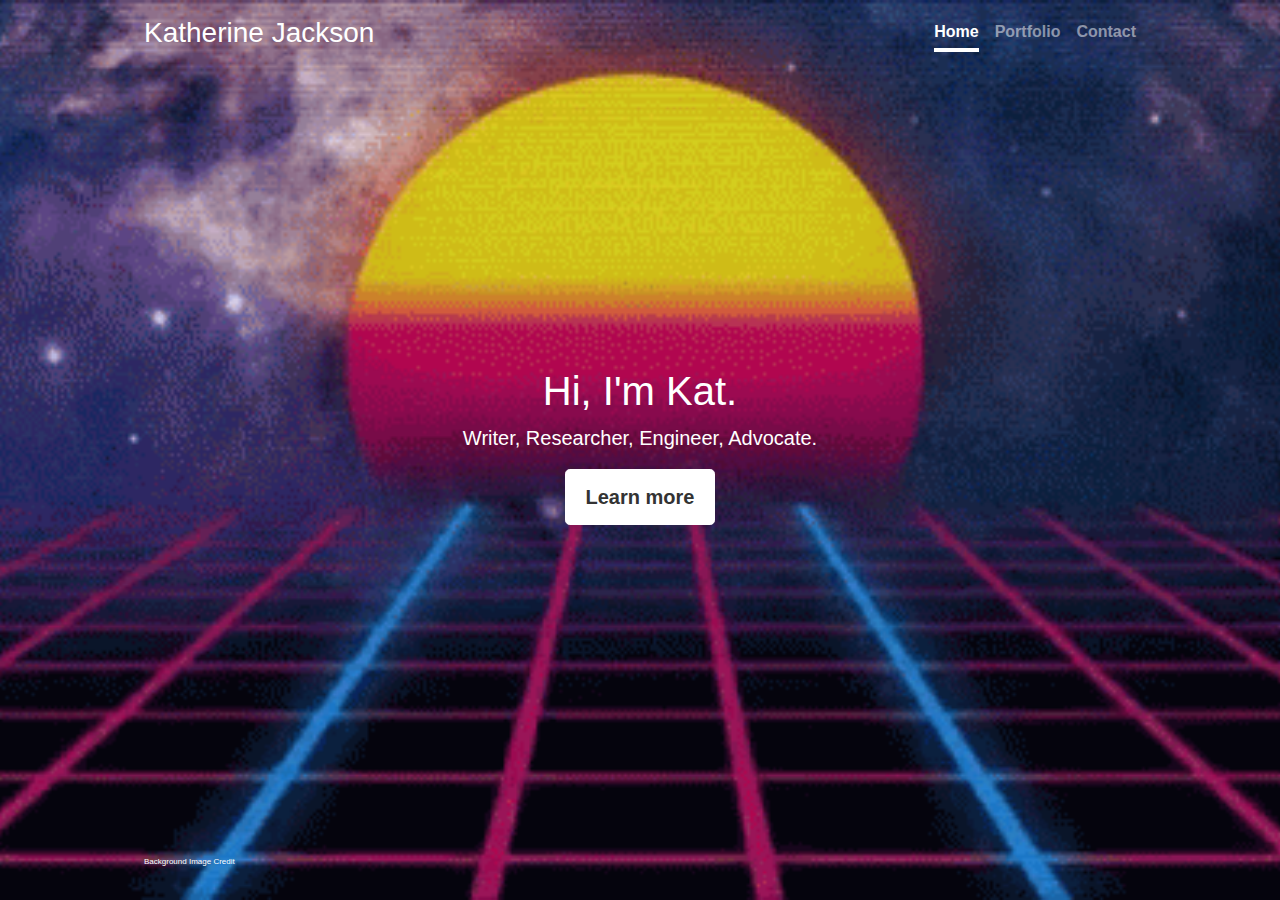
<file: index.html>
<!doctype html>
<html lang="en">
  <head>
    <!-- Required meta tags -->
    <meta charset="utf-8">
    <meta name="viewport" content="width=device-width, initial-scale=1, shrink-to-fit=no">

    <!-- Bootstrap CSS -->
    <link rel="stylesheet" href="https://maxcdn.bootstrapcdn.com/bootstrap/4.0.0/css/bootstrap.min.css" integrity="sha384-Gn5384xqQ1aoWXA+058RXPxPg6fy4IWvTNh0E263XmFcJlSAwiGgFAW/dAiS6JXm" crossorigin="anonymous">

    <!-- Custom styles for this template -->
    <link href="./css/cover.css" rel="stylesheet">
    
    <title>Katherine Jackson</title>
  </head>
  <body class="text-center">

    <div class="cover-container d-flex h-100 p-3 mx-auto flex-column">
      <header class="masthead mb-auto">
        <div class="inner">
          <h3 class="masthead-brand">Katherine Jackson</h3>
          <nav class="nav nav-masthead justify-content-center">
            <a class="nav-link active" href="#">Home</a>
            <a class="nav-link" href="portfolio.html">Portfolio</a>
            <a class="nav-link" href="#">Contact</a>
          </nav>
        </div>
      </header>

      <main role="main" class="inner cover">
        <h1 class="cover-heading">Hi, I'm Kat.</h1>
        <p class="lead">Writer, Researcher, Engineer, Advocate.</p>
        <p class="lead">
          <a href="about.html" class="btn btn-lg btn-secondary">Learn more</a>
        </p>
      </main>

      <footer class="mastfoot mt-auto">
        <div class="inner">
          <p style="text-align: left;font-size: 8px;"><a href="https://tenor.com/view/80s-retro-new-wave-synthwave-gif-9224660"> Background Image Credit</a></p>
        </div>
      </footer>
    </div>

    <!-- Bootstrap core JavaScript
    ================================================== -->
    <!-- Placed at the end of the document so the pages load faster -->
    <script src="https://code.jquery.com/jquery-3.2.1.slim.min.js" integrity="sha384-KJ3o2DKtIkvYIK3UENzmM7KCkRr/rE9/Qpg6aAZGJwFDMVNA/GpGFF93hXpG5KkN" crossorigin="anonymous"></script>
    <script src="https://cdnjs.cloudflare.com/ajax/libs/popper.js/1.12.9/umd/popper.min.js" integrity="sha384-ApNbgh9B+Y1QKtv3Rn7W3mgPxhU9K/ScQsAP7hUibX39j7fakFPskvXusvfa0b4Q" crossorigin="anonymous"></script>
    <script src="https://maxcdn.bootstrapcdn.com/bootstrap/4.0.0/js/bootstrap.min.js" integrity="sha384-JZR6Spejh4U02d8jOt6vLEHfe/JQGiRRSQQxSfFWpi1MquVdAyjUar5+76PVCmYl" crossorigin="anonymous"></script>
  </body>
</html>
</file>
<file: css/cover.css>
/*
 * Globals
 */

/* Links */
a,
a:focus,
a:hover {
  color: #fff;
}

/* Custom default button */
.btn-secondary,
.btn-secondary:hover,
.btn-secondary:focus {
  color: #333;
  text-shadow: none; /* Prevent inheritance from `body` */
  background-color: #fff;
  border: .05rem solid #fff;
}


/*
 * Base structure
 */

html,
body {
  height: 100%;
  background-color: #333;
  
}


body { 
  background: url(../giphy.gif) no-repeat center center fixed; 
  -webkit-background-size: cover;
  -moz-background-size: cover;
  -o-background-size: cover;
  background-size: cover;
  color: white;
}

.cover-container {
  max-width: 80%;
}


/*
 * Header
 */
.masthead {
  margin-bottom: 2rem;
}

.masthead-brand {
  margin-bottom: 0;
}

.nav-masthead .nav-link {
  padding: .25rem 0;
  font-weight: 700;
  color: rgba(255, 255, 255, .5);
  background-color: transparent;
  border-bottom: .25rem solid transparent;
}

.nav-masthead .nav-link:hover,
.nav-masthead .nav-link:focus {
  border-bottom-color: rgba(255, 255, 255, .25);
}

.nav-masthead .nav-link + .nav-link {
  margin-left: 1rem;
}

.nav-masthead .active {
  color: #fff;
  border-bottom-color: #fff;
}

@media (min-width: 48em) {
  .masthead-brand {
    float: left;
  }
  .nav-masthead {
    float: right;
  }
}


/*
 * Cover
 */
.cover {
  padding: 0 1.5rem;
}
.cover .btn-lg {
  padding: .75rem 1.25rem;
  font-weight: 700;
}


/*
 * Footer
 */
.mastfoot {
  color: rgba(255, 255, 255, .5);
}
</file>
